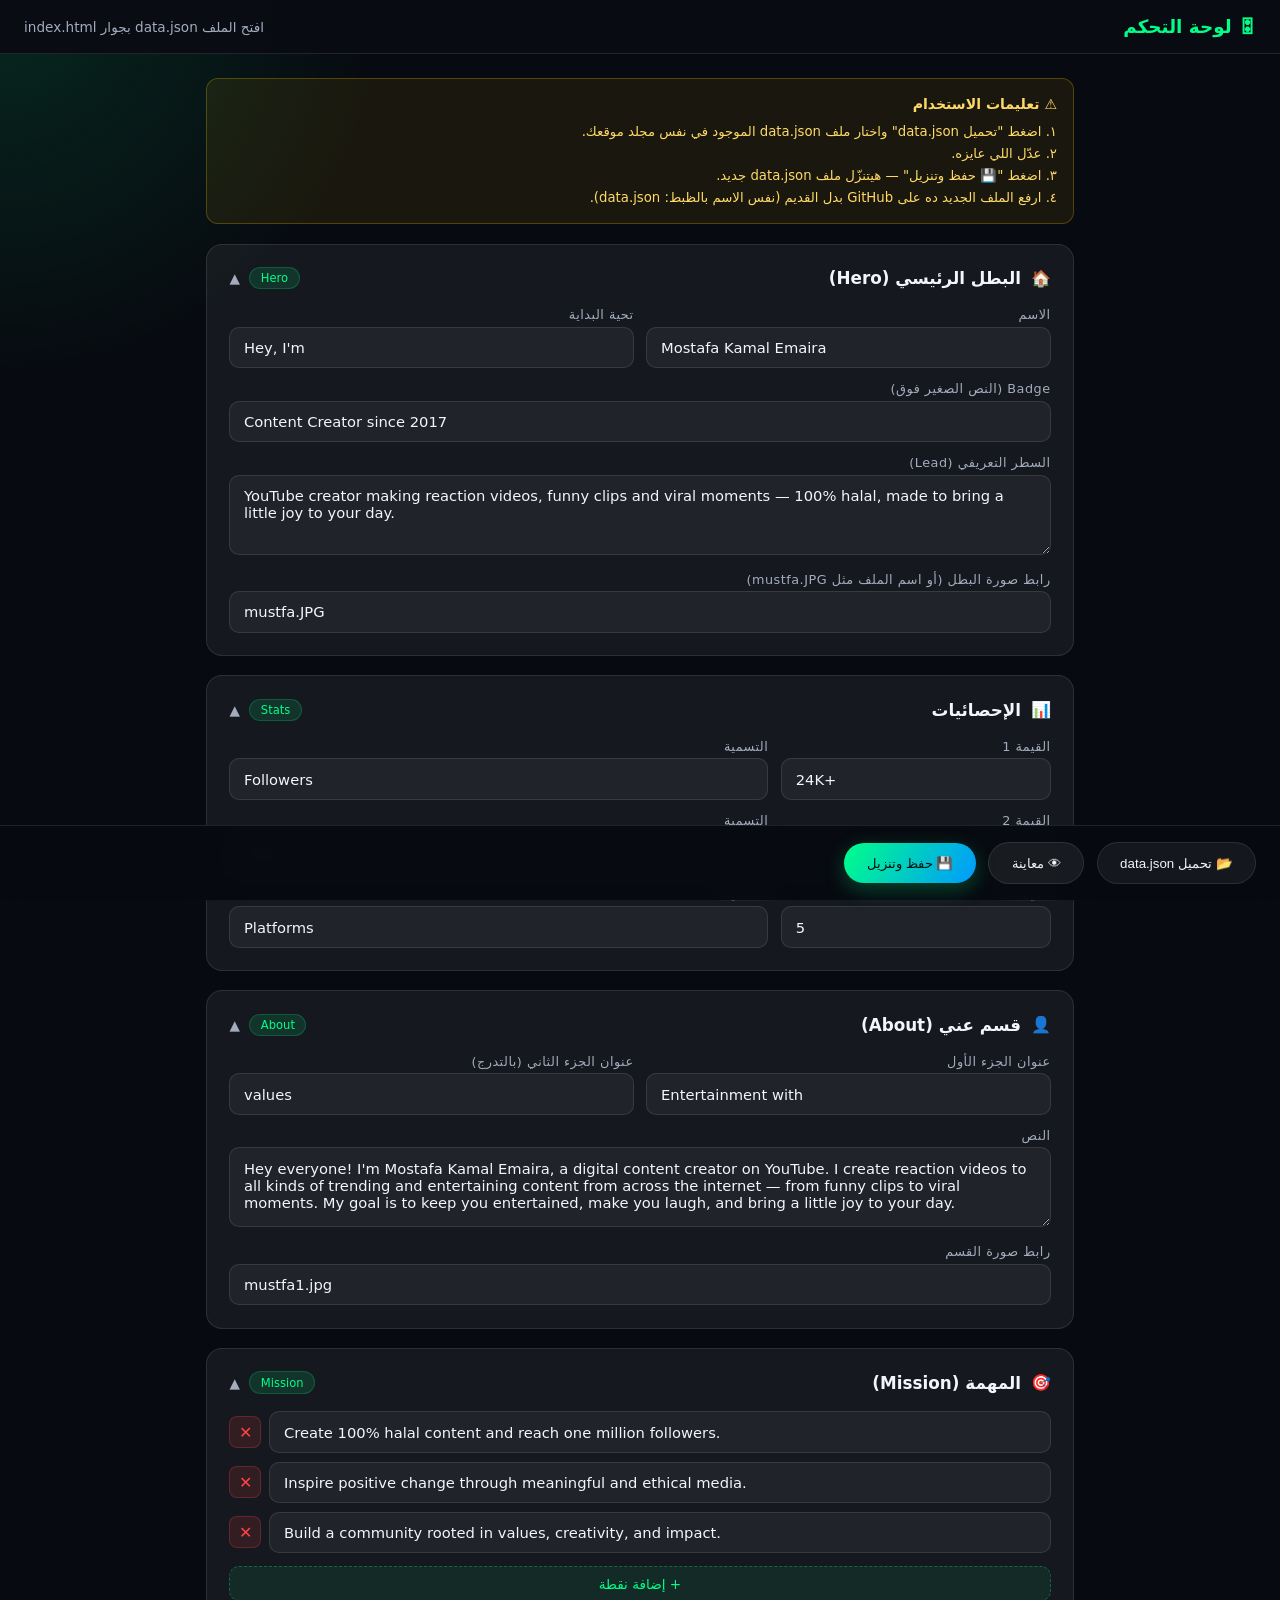
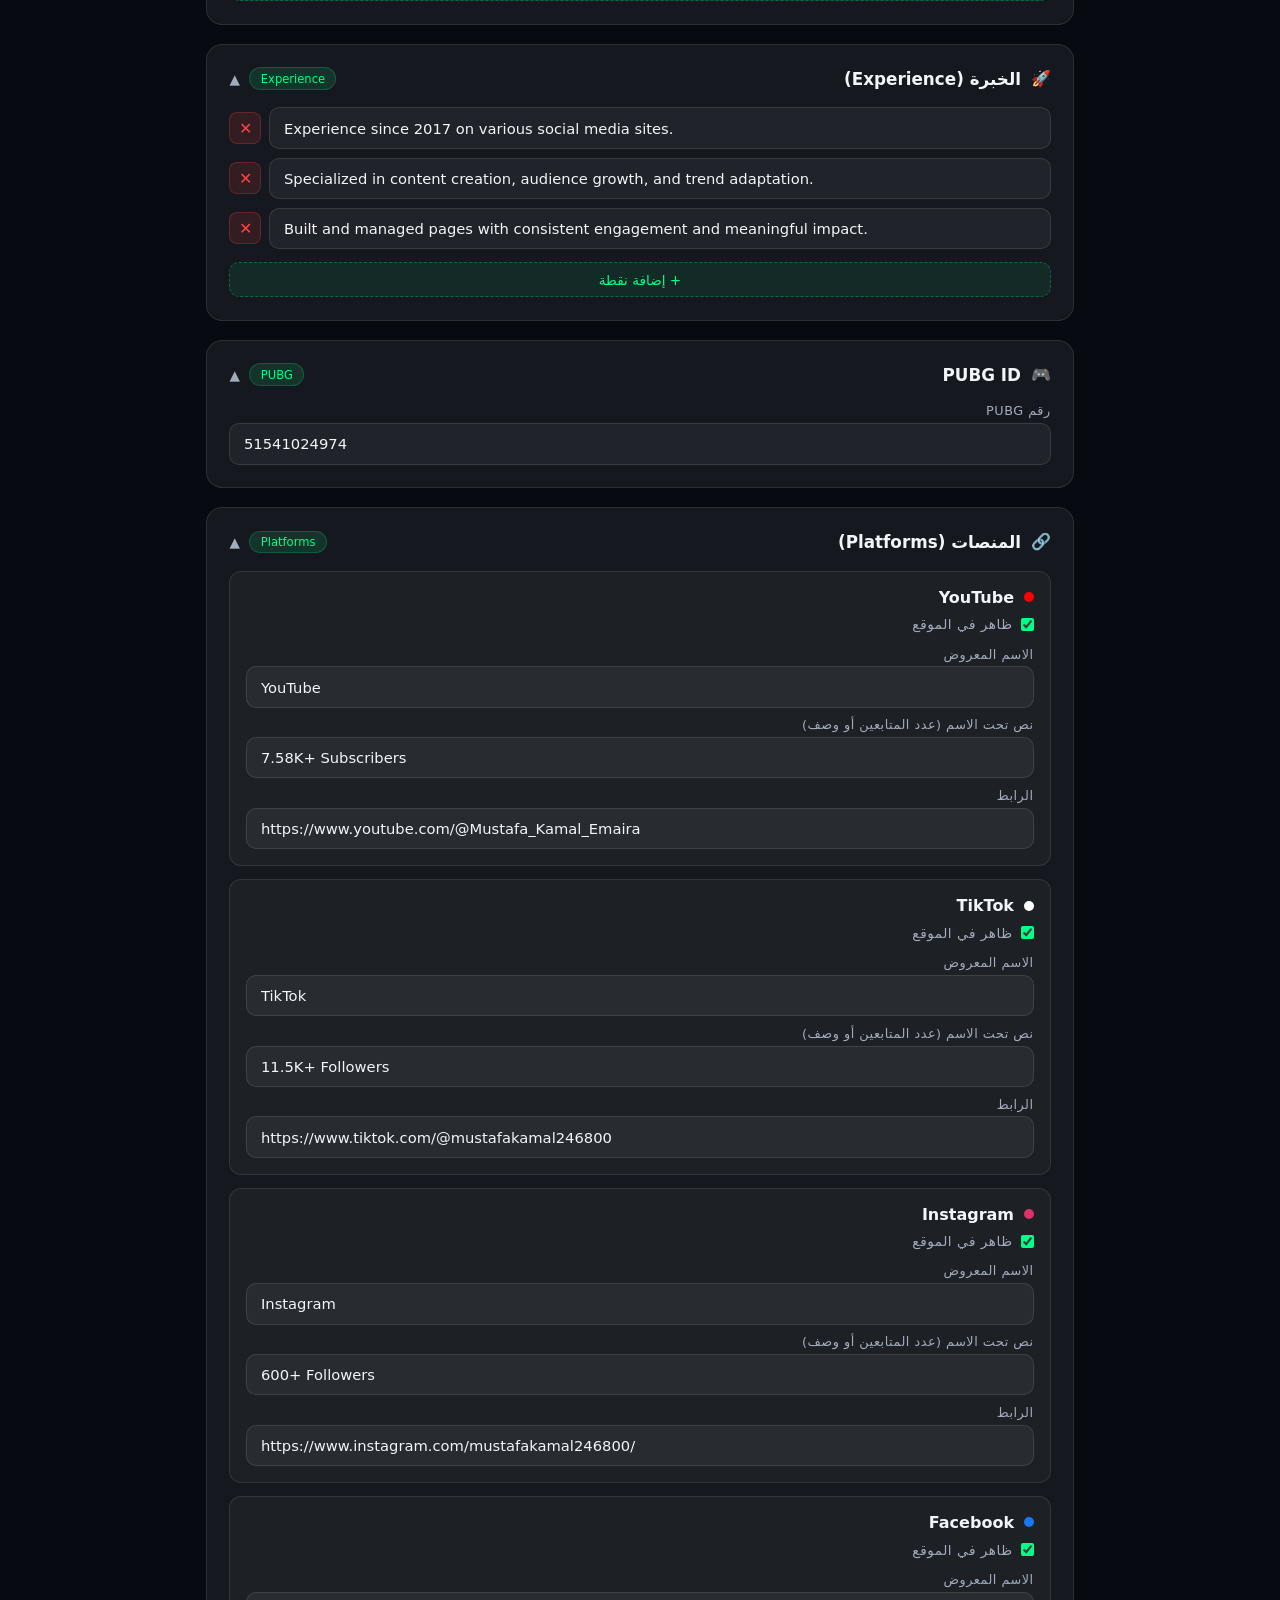
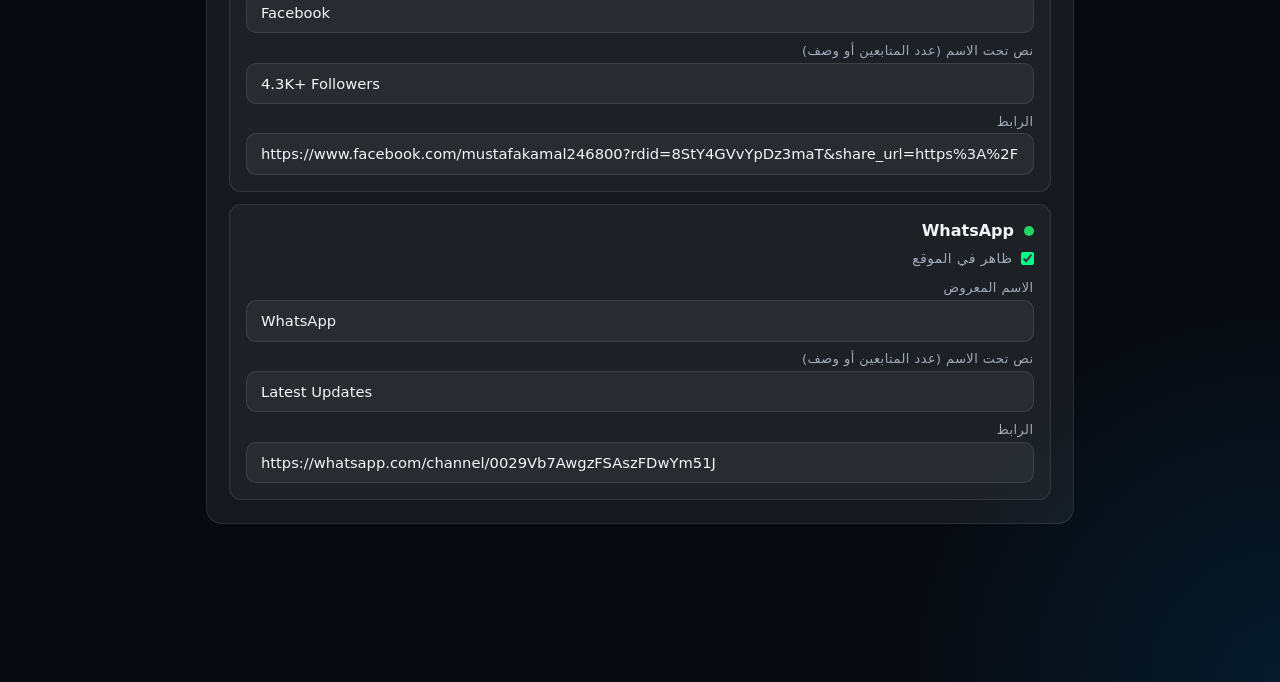
<file: admin.html>
<!DOCTYPE html>
<html lang="ar" dir="rtl">
<head>
<meta charset="UTF-8">
<meta name="viewport" content="width=device-width, initial-scale=1.0">
<title>لوحة التحكم — مصطفى كمال إميرة</title>
<style>
:root{--bg:#070a10;--card:rgba(255,255,255,.06);--line:rgba(255,255,255,.1);--g:#00ff88;--b:#0099ff;--txt:#f2f5fa;--mut:#a3acbd;--r:16px;--red:#ff4444}
*{margin:0;padding:0;box-sizing:border-box}
html{scroll-behavior:smooth}
body{font-family:system-ui,"Segoe UI","Noto Sans Arabic",Arial,sans-serif;background:var(--bg);color:var(--txt);min-height:100vh;
  background-image:radial-gradient(50vmax 50vmax at 0 0,rgba(0,255,136,.12),transparent 60%),radial-gradient(50vmax 50vmax at 100% 100%,rgba(0,153,255,.12),transparent 60%)}
/* header */
header{background:rgba(10,12,20,.95);border-bottom:1px solid var(--line);padding:1rem 1.5rem;display:flex;align-items:center;justify-content:space-between;position:sticky;top:0;z-index:100;backdrop-filter:blur(14px)}
header h1{font-size:1.15rem;color:var(--g)}
header span{color:var(--mut);font-size:.85rem}
/* layout */
.page{max-width:900px;margin:0 auto;padding:1.5rem 1rem 4rem}
/* section card */
.card{background:var(--card);border:1px solid var(--line);border-radius:var(--r);padding:1.4rem;margin-bottom:1.2rem}
.card-head{display:flex;align-items:center;gap:.6rem;margin-bottom:1.1rem;cursor:pointer;user-select:none}
.card-head h2{font-size:1.05rem;flex:1}
.card-head .arr{font-size:.85rem;color:var(--mut);transition:transform .25s}
.card.closed .arr{transform:rotate(180deg)}
.card-body{display:grid;gap:.8rem}
.card.closed .card-body{display:none}
/* fields */
label{display:block;font-size:.8rem;color:var(--mut);margin-bottom:.3rem;letter-spacing:.04em}
input,textarea,select{width:100%;background:rgba(255,255,255,.05);border:1px solid var(--line);border-radius:10px;padding:.7rem .85rem;
  color:var(--txt);font:inherit;font-size:.92rem;transition:border-color .2s;direction:ltr}
input:focus,textarea:focus,select:focus{outline:none;border-color:var(--g)}
textarea{resize:vertical;min-height:80px}
.row2{display:grid;grid-template-columns:1fr 1fr;gap:.8rem}
/* bullets list editor */
.blist{display:grid;gap:.55rem}
.brow{display:flex;gap:.5rem;align-items:center}
.brow input{flex:1}
.brow .del{width:32px;height:32px;flex-shrink:0;background:rgba(255,68,68,.12);border:1px solid rgba(255,68,68,.25);border-radius:8px;color:var(--red);cursor:pointer;font-size:1rem;display:grid;place-items:center}
.brow .del:hover{background:rgba(255,68,68,.25)}
.add-btn{background:rgba(0,255,136,.08);border:1px dashed rgba(0,255,136,.3);border-radius:10px;color:var(--g);padding:.55rem;width:100%;cursor:pointer;font:inherit;font-size:.85rem;transition:background .2s}
.add-btn:hover{background:rgba(0,255,136,.15)}
/* platform rows */
.prow{background:rgba(255,255,255,.035);border:1px solid var(--line);border-radius:12px;padding:1rem;display:grid;gap:.6rem}
.prow-head{display:flex;align-items:center;gap:.6rem;font-weight:600}
.prow-head .dot{width:10px;height:10px;border-radius:50%}
.tog{display:flex;align-items:center;gap:.5rem;font-size:.85rem;color:var(--mut);cursor:pointer}
.tog input{width:auto;cursor:pointer;accent-color:var(--g)}
/* actions */
.actions{position:sticky;bottom:0;background:rgba(7,10,16,.96);border-top:1px solid var(--line);padding:1rem 1.5rem;display:flex;gap:.8rem;align-items:center;backdrop-filter:blur(12px)}
.btn{display:inline-flex;align-items:center;justify-content:center;gap:.5rem;border:0;cursor:pointer;font:600 .95rem inherit;
  padding:.8rem 1.4rem;border-radius:999px;text-decoration:none;color:#fff;transition:transform .15s,box-shadow .15s}
.btn:active{transform:scale(.96)}
.btn-save{background:linear-gradient(120deg,var(--g),var(--b));color:#02120b;box-shadow:0 6px 20px rgba(0,255,136,.25)}
.btn-load{background:var(--card);border:1px solid var(--line);color:var(--txt)}
.btn-preview{background:rgba(255,255,255,.07);border:1px solid var(--line);color:var(--txt)}
/* toast */
#toast{position:fixed;top:70px;left:50%;transform:translate(-50%,-14px);background:var(--g);color:#02120b;font-weight:700;
  padding:.65rem 1.3rem;border-radius:14px;opacity:0;pointer-events:none;transition:.3s;z-index:9999;white-space:nowrap}
#toast.show{opacity:1;transform:translate(-50%,0)}
/* notice */
.notice{background:rgba(255,193,7,.08);border:1px solid rgba(255,193,7,.25);border-radius:12px;padding:.9rem 1rem;font-size:.83rem;color:#ffd966;margin-bottom:1.2rem;line-height:1.65}
.notice strong{display:block;margin-bottom:.3rem;font-size:.88rem}
/* platform colors */
.yt-dot{background:#ff0000}.tk-dot{background:#ffffff}.ig-dot{background:#e1306c}.fb-dot{background:#1877f2}.wa-dot{background:#25d366}
/* section badge */
.badge{font-size:.72rem;background:rgba(0,255,136,.12);color:var(--g);border:1px solid rgba(0,255,136,.2);border-radius:999px;padding:.2rem .65rem}
</style>
</head>
<body>
<header>
  <h1>🎛 لوحة التحكم</h1>
  <span id="filepath-hint">افتح الملف data.json بجوار index.html</span>
</header>
<div id="toast"></div>

<div class="page">
  <div class="notice">
    <strong>⚠️ تعليمات الاستخدام</strong>
    ١. اضغط "تحميل data.json" واختار ملف data.json الموجود في نفس مجلد موقعك.<br>
    ٢. عدّل اللي عايزه.<br>
    ٣. اضغط "💾 حفظ وتنزيل" — هيتنزّل ملف data.json جديد.<br>
    ٤. ارفع الملف الجديد ده على GitHub بدل القديم (نفس الاسم بالظبط: data.json).
  </div>

  <!-- Hero -->
  <div class="card" id="sec-hero">
    <div class="card-head" onclick="toggle('sec-hero')">
      <span>🏠</span><h2>البطل الرئيسي (Hero)</h2><span class="badge">Hero</span><span class="arr">▲</span>
    </div>
    <div class="card-body">
      <div class="row2">
        <div><label>الاسم</label><input id="h-name" value="Mostafa Kamal Emaira"></div>
        <div><label>تحية البداية</label><input id="h-greeting" value="Hey, I'm"></div>
      </div>
      <div><label>Badge (النص الصغير فوق)</label><input id="h-badge" value="Content Creator since 2017"></div>
      <div><label>السطر التعريفي (Lead)</label><textarea id="h-lead">YouTube creator making reaction videos, funny clips and viral moments — 100% halal, made to bring a little joy to your day.</textarea></div>
      <div><label>رابط صورة البطل (أو اسم الملف مثل mustfa.JPG)</label><input id="h-photo" value="mustfa.JPG"></div>
    </div>
  </div>

  <!-- Stats -->
  <div class="card" id="sec-stats">
    <div class="card-head" onclick="toggle('sec-stats')">
      <span>📊</span><h2>الإحصائيات</h2><span class="badge">Stats</span><span class="arr">▲</span>
    </div>
    <div class="card-body" id="stats-rows"></div>
  </div>

  <!-- About -->
  <div class="card" id="sec-about">
    <div class="card-head" onclick="toggle('sec-about')">
      <span>👤</span><h2>قسم عني (About)</h2><span class="badge">About</span><span class="arr">▲</span>
    </div>
    <div class="card-body">
      <div class="row2">
        <div><label>عنوان الجزء الأول</label><input id="a-t1" value="Entertainment with"></div>
        <div><label>عنوان الجزء الثاني (بالتدرج)</label><input id="a-t2" value="values"></div>
      </div>
      <div><label>النص</label><textarea id="a-text">Hey everyone! I'm Mostafa Kamal Emaira, a digital content creator on YouTube. I create reaction videos to all kinds of trending and entertaining content from across the internet — from funny clips to viral moments. My goal is to keep you entertained, make you laugh, and bring a little joy to your day.</textarea></div>
      <div><label>رابط صورة القسم</label><input id="a-photo" value="mustfa1.jpg"></div>
    </div>
  </div>

  <!-- Mission -->
  <div class="card" id="sec-mission">
    <div class="card-head" onclick="toggle('sec-mission')">
      <span>🎯</span><h2>المهمة (Mission)</h2><span class="badge">Mission</span><span class="arr">▲</span>
    </div>
    <div class="card-body">
      <div id="mission-list" class="blist"></div>
      <button class="add-btn" onclick="addBullet('mission-list')">+ إضافة نقطة</button>
    </div>
  </div>

  <!-- Experience -->
  <div class="card" id="sec-exp">
    <div class="card-head" onclick="toggle('sec-exp')">
      <span>🚀</span><h2>الخبرة (Experience)</h2><span class="badge">Experience</span><span class="arr">▲</span>
    </div>
    <div class="card-body">
      <div id="exp-list" class="blist"></div>
      <button class="add-btn" onclick="addBullet('exp-list')">+ إضافة نقطة</button>
    </div>
  </div>

  <!-- PUBG -->
  <div class="card" id="sec-pubg">
    <div class="card-head" onclick="toggle('sec-pubg')">
      <span>🎮</span><h2>PUBG ID</h2><span class="badge">PUBG</span><span class="arr">▲</span>
    </div>
    <div class="card-body">
      <div><label>رقم PUBG</label><input id="pubg-id" value="51541024974" placeholder="رقم الـ PUBG"></div>
    </div>
  </div>

  <!-- Platforms -->
  <div class="card" id="sec-pl">
    <div class="card-head" onclick="toggle('sec-pl')">
      <span>🔗</span><h2>المنصات (Platforms)</h2><span class="badge">Platforms</span><span class="arr">▲</span>
    </div>
    <div class="card-body" id="pl-rows"></div>
  </div>
</div>

<!-- Sticky actions -->
<div class="actions">
  <input type="file" id="file-in" accept=".json" style="display:none" onchange="loadFile(this)">
  <button class="btn btn-load" onclick="document.getElementById('file-in').click()">📂 تحميل data.json</button>
  <button class="btn btn-preview" onclick="window.open('index.html','_blank')">👁 معاينة</button>
  <button class="btn btn-save" onclick="save()">💾 حفظ وتنزيل</button>
</div>

<script>
var PLATS=[
  {type:'youtube',  label:'YouTube',   dot:'yt-dot'},
  {type:'tiktok',   label:'TikTok',    dot:'tk-dot'},
  {type:'instagram',label:'Instagram', dot:'ig-dot'},
  {type:'facebook', label:'Facebook',  dot:'fb-dot'},
  {type:'whatsapp', label:'WhatsApp',  dot:'wa-dot'}
];
var DEFAULT={
  hero:{badge:'Content Creator since 2017',greeting:"Hey, I'm",name:'Mostafa Kamal Emaira',
    lead:"YouTube creator making reaction videos, funny clips and viral moments — 100% halal, made to bring a little joy to your day.",photo:'mustfa.JPG'},
  stats:[{value:'24K+',label:'Followers'},{value:'9+',label:'Years'},{value:'5',label:'Platforms'}],
  about:{title1:'Entertainment with',title2:'values',photo:'mustfa1.jpg',
    text:"Hey everyone! I'm Mostafa Kamal Emaira, a digital content creator on YouTube. I create reaction videos to all kinds of trending and entertaining content from across the internet — from funny clips to viral moments. My goal is to keep you entertained, make you laugh, and bring a little joy to your day."},
  mission:['Create 100% halal content and reach one million followers.','Inspire positive change through meaningful and ethical media.','Build a community rooted in values, creativity, and impact.'],
  experience:['Experience since 2017 on various social media sites.','Specialized in content creation, audience growth, and trend adaptation.','Built and managed pages with consistent engagement and meaningful impact.'],
  pubg:{id:'51541024974'},
  platforms:[
    {type:'youtube',  name:'YouTube',  sub:'7.58K+ Subscribers',url:'https://www.youtube.com/@Mustafa_Kamal_Emaira',show:true},
    {type:'tiktok',   name:'TikTok',   sub:'11.5K+ Followers',  url:'https://www.tiktok.com/@mustafakamal246800',show:true},
    {type:'instagram',name:'Instagram',sub:'600+ Followers',    url:'https://www.instagram.com/mustafakamal246800/',show:true},
    {type:'facebook', name:'Facebook', sub:'4.3K+ Followers',   url:'https://www.facebook.com/mustafakamal246800?rdid=8StY4GVvYpDz3maT&share_url=https%3A%2F%2Fwww.facebook.com%2Fshare%2F12FmDgHQY1d%2F#',show:true},
    {type:'whatsapp', name:'WhatsApp', sub:'Latest Updates',    url:'https://whatsapp.com/channel/0029Vb7AwgzFSAszFDwYm51J',show:true}
  ]
};

function g(id){return document.getElementById(id)}
function v(id){return g(id)?g(id).value.trim():''}

/* toggle sections */
function toggle(id){var c=g(id);c.classList.toggle('closed')}

/* bullet list helpers */
function addBullet(listId,val){
  var li=document.createElement('div');li.className='brow';
  li.innerHTML='<input type="text" value="'+esc(val||'')+'"><button class="del" title="حذف" onclick="this.parentNode.remove()">✕</button>';
  g(listId).appendChild(li);
}
function getBullets(listId){
  return Array.from(g(listId).querySelectorAll('input')).map(function(i){return i.value.trim()}).filter(Boolean);
}
function fillBullets(listId,arr){g(listId).innerHTML='';arr.forEach(function(t){addBullet(listId,t)})}

/* stats rows */
function buildStatsRows(stats){
  var el=g('stats-rows');el.innerHTML='';
  stats.forEach(function(s,i){
    var row=document.createElement('div');row.className='row2';row.style.gridTemplateColumns='1fr 2fr';
    row.innerHTML='<div><label>القيمة '+(i+1)+'</label><input class="sv" data-i="'+i+'" value="'+esc(s.value)+'"></div>'
                 +'<div><label>التسمية</label><input class="sl" data-i="'+i+'" value="'+esc(s.label)+'"></div>';
    el.appendChild(row);
  });
}
function getStats(){
  var sv=Array.from(document.querySelectorAll('.sv')),sl=Array.from(document.querySelectorAll('.sl'));
  return sv.map(function(_,i){return{value:sv[i].value.trim(),label:sl[i].value.trim()}}).filter(function(s){return s.value||s.label});
}

/* platform rows */
function buildPlatforms(platforms){
  var el=g('pl-rows');el.innerHTML='';
  platforms.forEach(function(p){
    var meta=PLATS.find(function(x){return x.type===p.type})||{label:p.type,dot:''};
    var row=document.createElement('div');row.className='prow';
    row.setAttribute('data-type',p.type);
    row.innerHTML='<div class="prow-head"><span class="dot '+meta.dot+'"></span>'+meta.label+'</div>'
      +'<label class="tog"><input type="checkbox" data-field="show"'+(p.show!==false?' checked':'')+'> ظاهر في الموقع</label>'
      +'<div><label>الاسم المعروض</label><input data-field="name" value="'+esc(p.name||meta.label)+'"></div>'
      +'<div><label>نص تحت الاسم (عدد المتابعين أو وصف)</label><input data-field="sub" value="'+esc(p.sub||'')+'"></div>'
      +'<div><label>الرابط</label><input data-field="url" value="'+esc(p.url||'')+'"></div>';
    el.appendChild(row);
  });
}
function getPlatforms(){
  return Array.from(g('pl-rows').querySelectorAll('[data-type]')).map(function(row){
    var f=function(k){var el=row.querySelector('[data-field="'+k+'"]');return el?(el.type==='checkbox'?el.checked:el.value.trim()):''};
    return{type:row.dataset.type,name:f('name'),sub:f('sub'),url:f('url'),show:f('show')};
  });
}

function esc(s){return String(s==null?'':s).replace(/&/g,'&amp;').replace(/"/g,'&quot;').replace(/</g,'&lt;').replace(/>/g,'&gt;')}

/* load data.json file */
function loadFile(input){
  var file=input.files[0];if(!file)return;
  var reader=new FileReader();
  reader.onload=function(e){
    try{
      var d=JSON.parse(e.target.result);
      applyData(d);
      showToast('✅ تم تحميل data.json');
    }catch(err){showToast('❌ الملف مش JSON صح',true)}
  };
  reader.readAsText(file);
}
function applyData(d){
  var h=d.hero||{};
  if(h.name!==undefined)g('h-name').value=h.name;
  if(h.greeting!==undefined)g('h-greeting').value=h.greeting;
  if(h.badge!==undefined)g('h-badge').value=h.badge;
  if(h.lead!==undefined)g('h-lead').value=h.lead;
  if(h.photo!==undefined)g('h-photo').value=h.photo;
  buildStatsRows(d.stats||DEFAULT.stats);
  var a=d.about||{};
  if(a.title1!==undefined)g('a-t1').value=a.title1;
  if(a.title2!==undefined)g('a-t2').value=a.title2;
  if(a.text!==undefined)g('a-text').value=a.text;
  if(a.photo!==undefined)g('a-photo').value=a.photo;
  fillBullets('mission-list',d.mission||DEFAULT.mission);
  fillBullets('exp-list',d.experience||DEFAULT.experience);
  if(d.pubg&&d.pubg.id!==undefined)g('pubg-id').value=d.pubg.id;
  buildPlatforms(d.platforms&&d.platforms.length?d.platforms:DEFAULT.platforms);
}

/* build data object from form */
function collect(){
  return{
    hero:{badge:v('h-badge'),greeting:v('h-greeting'),name:v('h-name'),lead:g('h-lead').value.trim(),photo:v('h-photo')},
    stats:getStats(),
    about:{title1:v('a-t1'),title2:v('a-t2'),text:g('a-text').value.trim(),photo:v('a-photo')},
    mission:getBullets('mission-list'),
    experience:getBullets('exp-list'),
    pubg:{id:v('pubg-id')},
    platforms:getPlatforms()
  };
}

/* save → download */
function save(){
  var d=collect();
  var blob=new Blob([JSON.stringify(d,null,2)],{type:'application/json'});
  var a=document.createElement('a');a.href=URL.createObjectURL(blob);a.download='data.json';a.click();
  setTimeout(function(){URL.revokeObjectURL(a.href)},5000);
  showToast('💾 تم التنزيل — ارفعه على GitHub');
}

/* toast */
function showToast(msg,err){
  var t=g('toast');t.textContent=msg;
  t.style.background=err?'#ff4444':'var(--g)';
  t.style.color=err?'#fff':'#02120b';
  t.classList.add('show');clearTimeout(t._t);
  t._t=setTimeout(function(){t.classList.remove('show')},2800);
}

/* init with defaults */
applyData(DEFAULT);
</script>
</body>
</html>
</file>
